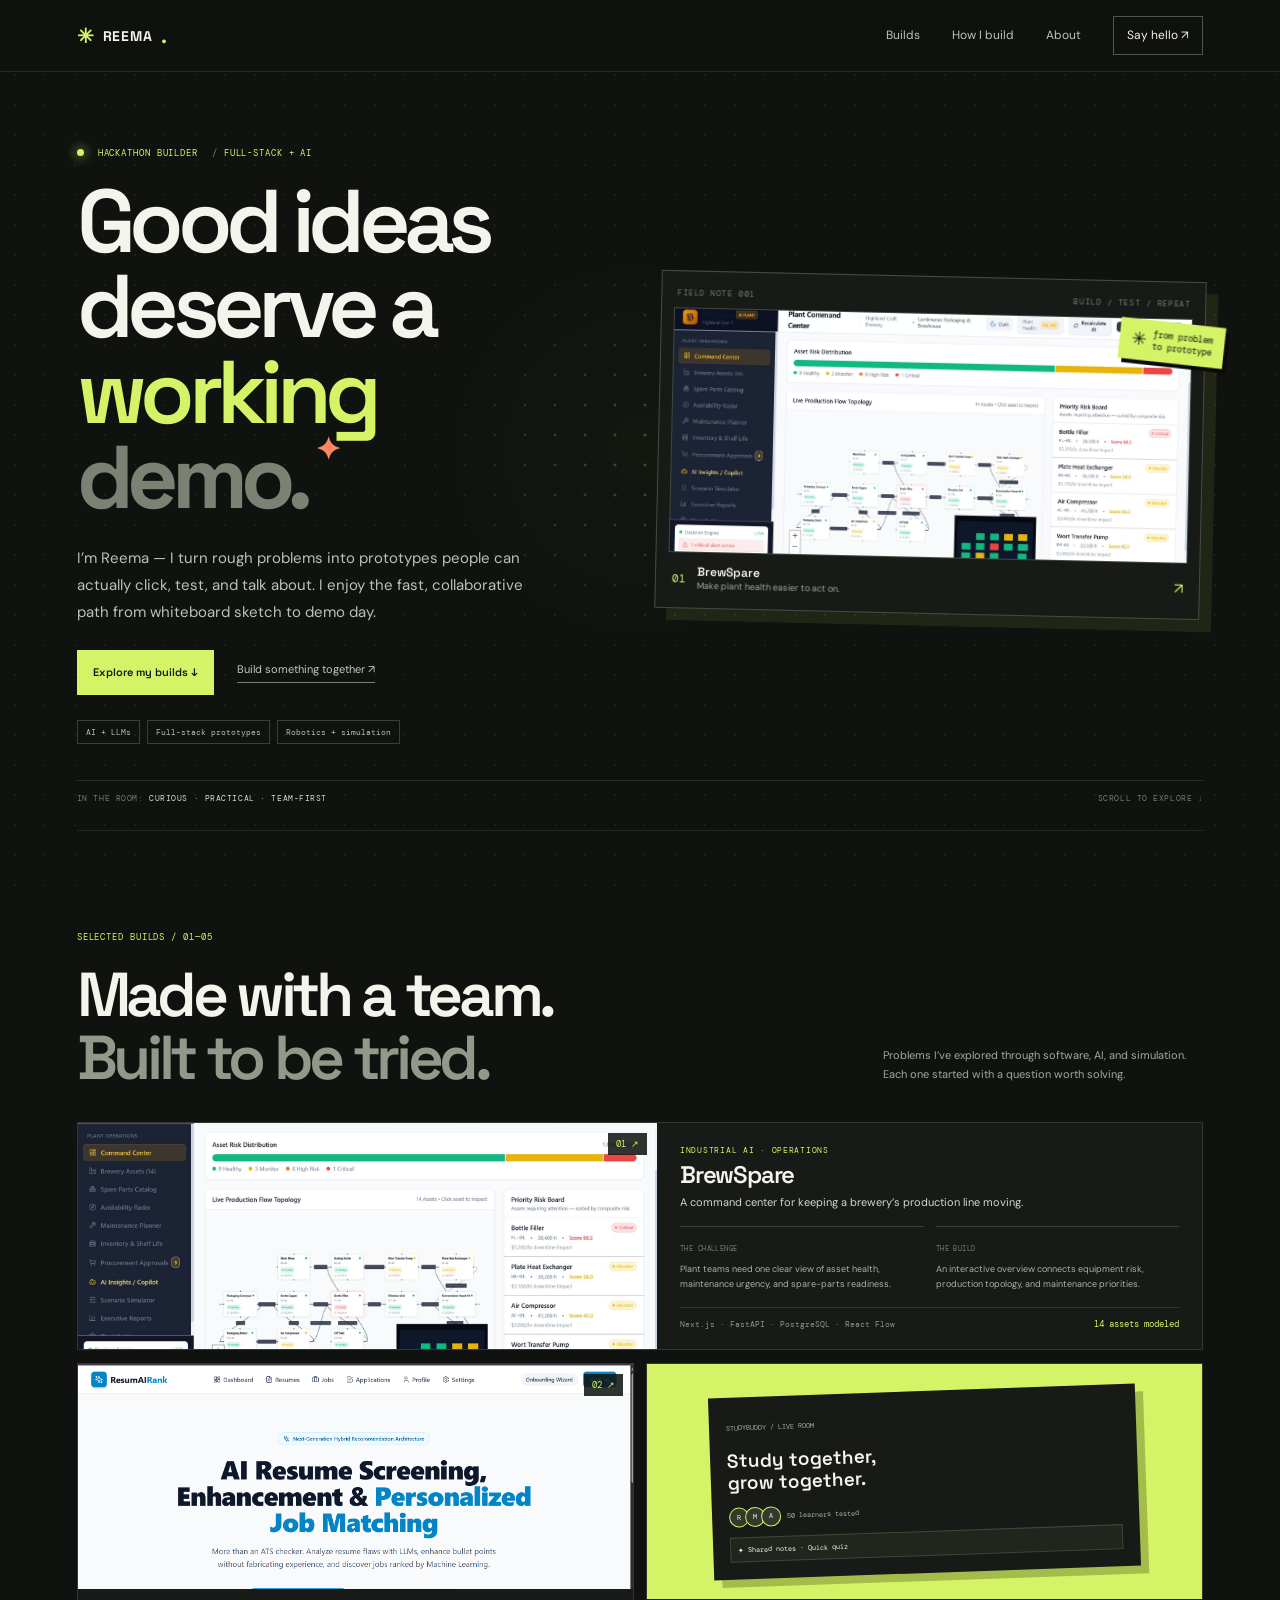
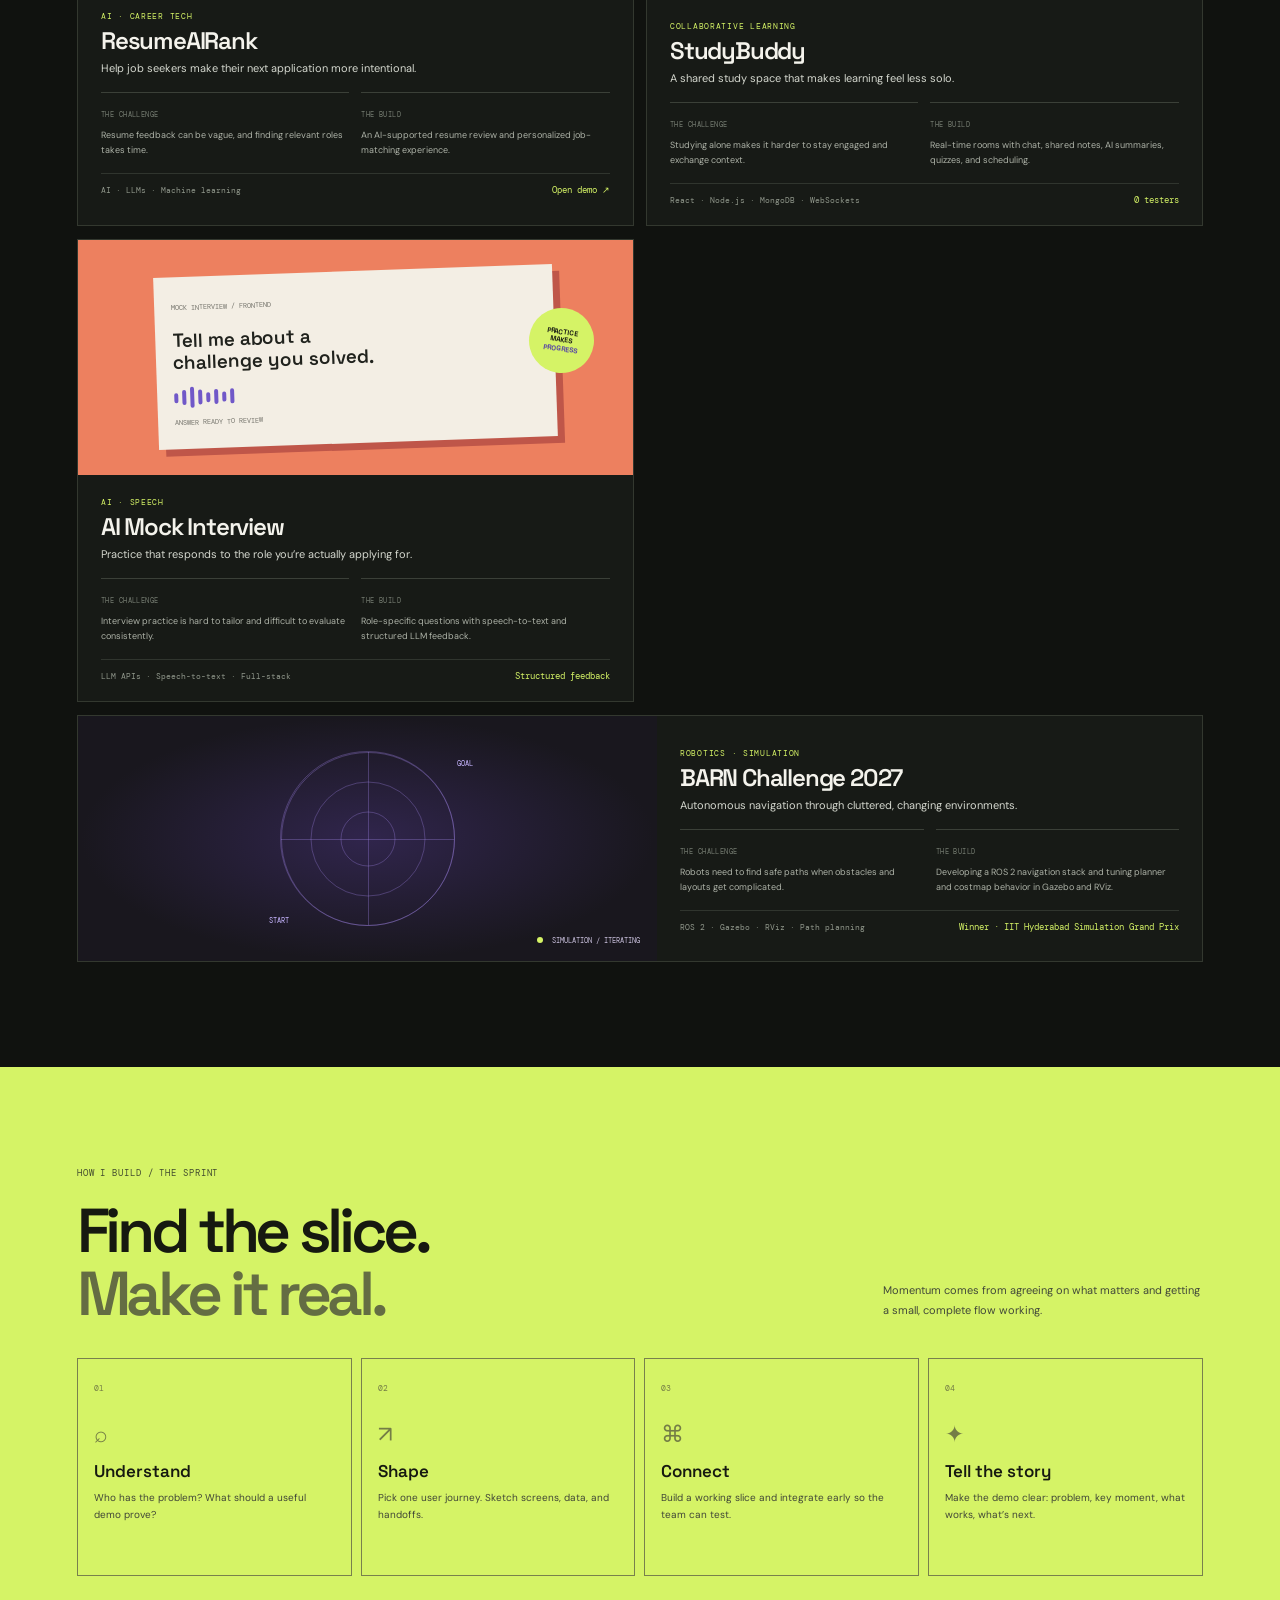
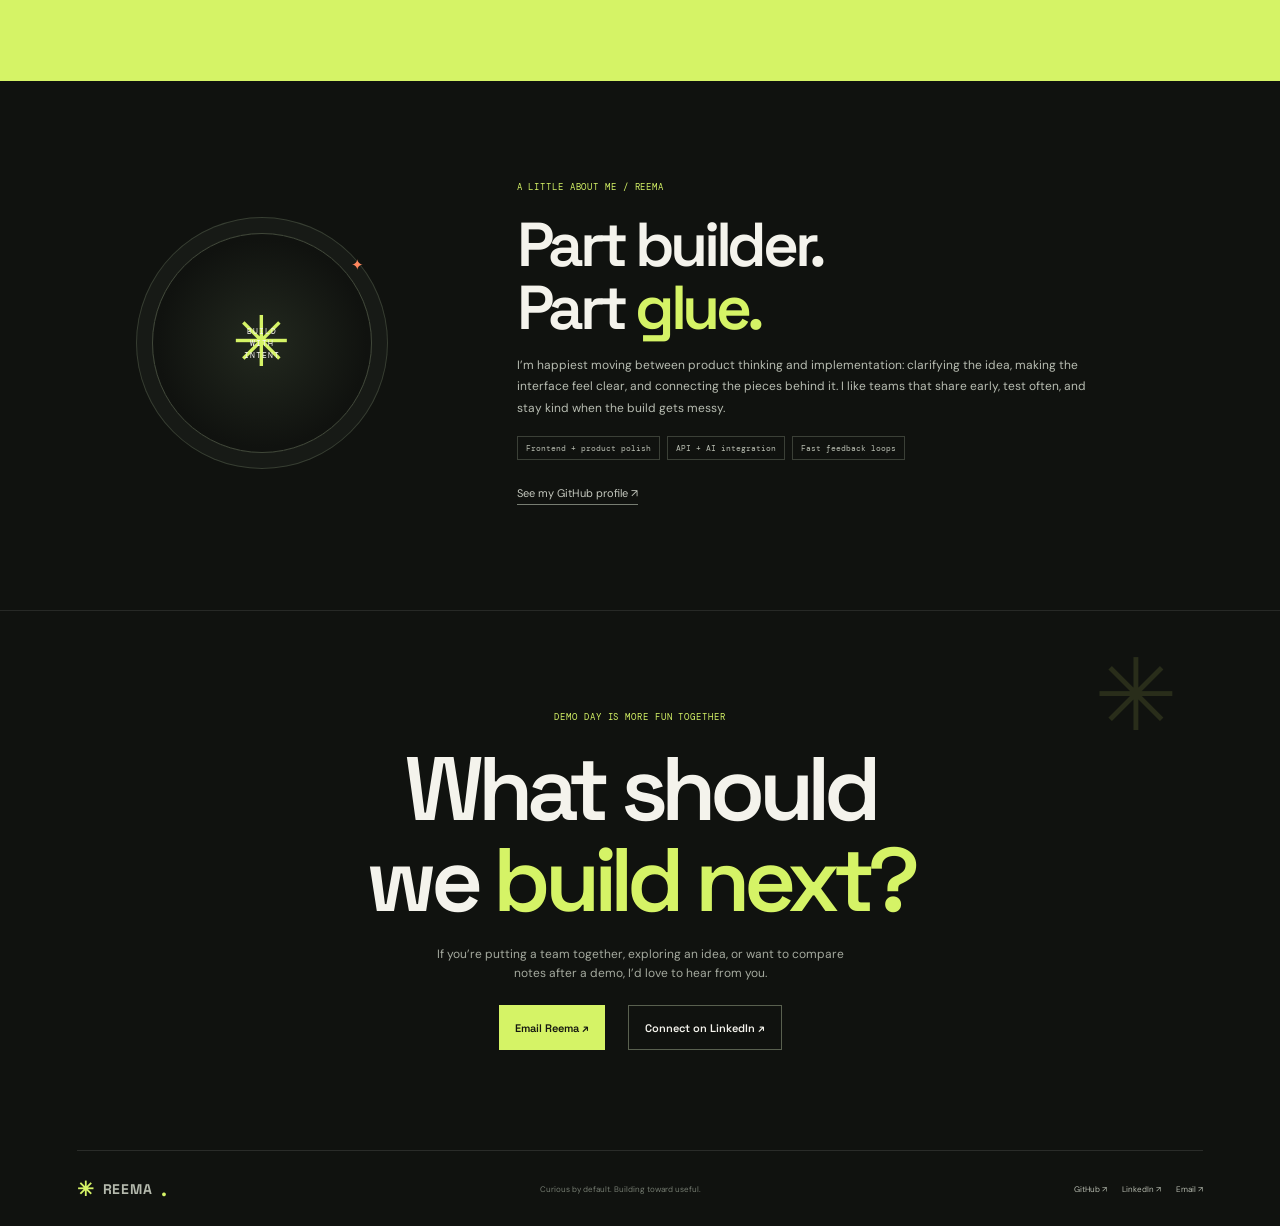
<file: index.html>
<!doctype html>
<html lang="en"><head>
<meta charset="utf-8"><meta name="viewport" content="width=device-width,initial-scale=1"><meta name="theme-color" content="#10120f">
<title>Reema Sree Harshini — Hackathon Builder</title>
<meta name="description" content="Reema Sree Harshini builds thoughtful AI, full-stack, and robotics prototypes for hackathons and collaborative teams.">
<meta property="og:type" content="website"><meta property="og:title" content="Reema Sree Harshini — Hackathon Builder"><meta property="og:description" content="Ideas to demos, side by side. Explore projects in AI, full-stack development, and robotics."><meta property="og:image" content="assets/brewspare-preview.jpg"><meta name="twitter:card" content="summary_large_image">
<link rel="icon" href="assets/favicon.svg" type="image/svg+xml"><link rel="preconnect" href="https://fonts.googleapis.com"><link rel="preconnect" href="https://fonts.gstatic.com" crossorigin><link href="https://fonts.googleapis.com/css2?family=DM+Mono:wght@400;500&family=DM+Sans:wght@400;500;600;700&family=Space+Grotesk:wght@400;500;600;700&display=swap" rel="stylesheet"><link rel="stylesheet" href="styles.css">
<script type="application/ld+json">{"@context":"https://schema.org","@type":"Person","name":"Reema Sree Harshini","email":"mailto:reemasree1612@gmail.com","sameAs":["https://github.com/reema-sree","https://www.linkedin.com/in/reema-sree-harshini-47b249331"]}</script>
</head><body>
<div class="pointer-field" aria-hidden="true"></div><a class="skip" href="#main">Skip to content</a>
<header class="topbar"><a class="logo" href="#top"><span aria-hidden="true">✳</span> REEMA<span class="lime">.</span></a><button class="menu" aria-label="Open navigation" aria-expanded="false" aria-controls="nav"><i></i><i></i></button><nav id="nav" class="nav" aria-label="Main navigation"><a href="#builds">Builds</a><a href="#sprint">How I build</a><a href="#about">About</a><a class="nav-cta" href="#connect">Say hello ↗</a></nav></header>
<main id="main">
<section class="hero wrap" id="top"><div class="hero-copy"><p class="eyebrow"><i></i> HACKATHON BUILDER <span>/</span> FULL-STACK + AI</p><h1><span class="hero-word" style="--word:0">Good</span> <span class="hero-word" style="--word:1">ideas</span><br><span class="hero-word" style="--word:2">deserve</span> <span class="hero-word" style="--word:3">a</span> <em><span class="hero-word" style="--word:4">working</span></em><br><b><span class="hero-word" style="--word:5">demo.</span></b><sup aria-hidden="true">✦</sup></h1><p class="intro">I’m Reema — I turn rough problems into prototypes people can actually click, test, and talk about. I enjoy the fast, collaborative path from whiteboard sketch to demo day.</p><div class="actions"><a class="button primary" href="#builds">Explore my builds ↓</a><a class="text-link" href="#connect">Build something together ↗</a></div><div class="tags"><span>AI + LLMs</span><span>Full-stack prototypes</span><span>Robotics + simulation</span></div></div>
<div class="hero-art"><div class="art-meta"><span>FIELD NOTE 001</span><span>BUILD / TEST / REPEAT</span></div><img src="assets/brewspare-preview.jpg" alt="BrewSpare plant dashboard showing asset risks and production flow" fetchpriority="high"><div class="caption"><b>01</b><span><strong>BrewSpare</strong><small>Make plant health easier to act on.</small></span><i aria-hidden="true">↗</i></div><div class="sticker"><span aria-hidden="true">✳</span> from problem<br>to prototype</div></div><div class="hero-foot"><span>IN THE ROOM: <b>CURIOUS · PRACTICAL · TEAM-FIRST</b></span><span aria-hidden="true">SCROLL TO EXPLORE ↓</span></div></section>
<section class="section wrap builds" id="builds"><div class="section-head reveal"><div><p class="eyebrow">SELECTED BUILDS / 01—05</p><h2>Made with a team.<br><em>Built to be tried.</em></h2></div><p class="section-note">Problems I’ve explored through software, AI, and simulation. Each one started with a question worth solving.</p></div>
<div class="grid">
<article class="project feature reveal"><a class="project-image" href="assets/brewspare-preview.jpg" target="_blank" rel="noreferrer" aria-label="Open BrewSpare dashboard screenshot"><img src="assets/brewspare-preview.jpg" alt="Plant Command Center with asset risk distribution, production flow topology, and priority risk board" loading="lazy" decoding="async"><span>01 ↗</span></a><div class="project-copy"><p class="kicker">INDUSTRIAL AI · OPERATIONS</p><h3>BrewSpare</h3><p class="lede">A command center for keeping a brewery’s production line moving.</p><div class="facts"><div><b>THE CHALLENGE</b><p>Plant teams need one clear view of asset health, maintenance urgency, and spare-parts readiness.</p></div><div><b>THE BUILD</b><p>An interactive overview connects equipment risk, production topology, and maintenance priorities.</p></div></div><footer><span>Next.js · FastAPI · PostgreSQL · React Flow</span><strong><span class="counter" data-count="14">0</span> assets modeled</strong></footer></div></article>
<article class="project reveal"><a class="project-image resume-image" href="assets/resumeairank-preview.png" target="_blank" rel="noreferrer" aria-label="Open ResumeAIRank screenshot"><img src="assets/resumeairank-preview.png" alt="ResumeAIRank homepage for resume feedback and personalized job matching" loading="lazy" decoding="async"><span>02 ↗</span></a><div class="project-copy"><p class="kicker">AI · CAREER TECH</p><h3>ResumeAIRank</h3><p class="lede">Help job seekers make their next application more intentional.</p><div class="facts"><div><b>THE CHALLENGE</b><p>Resume feedback can be vague, and finding relevant roles takes time.</p></div><div><b>THE BUILD</b><p>An AI-supported resume review and personalized job-matching experience.</p></div></div><footer><span>AI · LLMs · Machine learning</span><a href="https://frontend-nv2gkfboi-reema-sree-s-projects.vercel.app/" target="_blank" rel="noreferrer">Open demo ↗</a></footer></div></article>
<article class="project reveal"><div class="visual study" aria-hidden="true"><div class="mock"><small>STUDYBUDDY / LIVE ROOM</small><h4>Study together,<br>grow together.</h4><div class="avatars"><i>R</i><i>M</i><i>A</i><span>50 learners tested</span></div><aside>✦ Shared notes · Quick quiz</aside></div></div><div class="project-copy"><p class="kicker">COLLABORATIVE LEARNING</p><h3>StudyBuddy</h3><p class="lede">A shared study space that makes learning feel less solo.</p><div class="facts"><div><b>THE CHALLENGE</b><p>Studying alone makes it harder to stay engaged and exchange context.</p></div><div><b>THE BUILD</b><p>Real-time rooms with chat, shared notes, AI summaries, quizzes, and scheduling.</p></div></div><footer><span>React · Node.js · MongoDB · WebSockets</span><strong><span class="counter" data-count="50">0</span> testers</strong></footer></div></article>
<article class="project reveal"><div class="visual interview" aria-hidden="true"><div class="mock"><small>MOCK INTERVIEW / FRONTEND</small><h4>Tell me about a<br>challenge you solved.</h4><div class="wave"><i></i><i></i><i></i><i></i><i></i><i></i><i></i><i></i></div><small>ANSWER READY TO REVIEW</small></div><span class="stamp">PRACTICE<br>MAKES<br><b>PROGRESS</b></span></div><div class="project-copy"><p class="kicker">AI · SPEECH</p><h3>AI Mock Interview</h3><p class="lede">Practice that responds to the role you’re actually applying for.</p><div class="facts"><div><b>THE CHALLENGE</b><p>Interview practice is hard to tailor and difficult to evaluate consistently.</p></div><div><b>THE BUILD</b><p>Role-specific questions with speech-to-text and structured LLM feedback.</p></div></div><footer><span>LLM APIs · Speech-to-text · Full-stack</span><strong>Structured feedback</strong></footer></div></article>
<article class="project wide reveal"><div class="visual barn" aria-hidden="true"><div class="radar"><i></i><i></i><i></i><b>START</b><span>GOAL</span></div><label><i></i> SIMULATION / ITERATING</label></div><div class="project-copy"><p class="kicker">ROBOTICS · SIMULATION</p><h3>BARN Challenge 2027</h3><p class="lede">Autonomous navigation through cluttered, changing environments.</p><div class="facts"><div><b>THE CHALLENGE</b><p>Robots need to find safe paths when obstacles and layouts get complicated.</p></div><div><b>THE BUILD</b><p>Developing a ROS 2 navigation stack and tuning planner and costmap behavior in Gazebo and RViz.</p></div></div><footer><span>ROS 2 · Gazebo · RViz · Path planning</span><strong>Winner · IIT Hyderabad Simulation Grand Prix</strong></footer></div></article>
</div></section>
<section class="section sprint" id="sprint"><div class="wrap"><div class="section-head reveal"><div><p class="eyebrow">HOW I BUILD / THE SPRINT</p><h2>Find the slice.<br><em>Make it real.</em></h2></div><p class="section-note">Momentum comes from agreeing on what matters and getting a small, complete flow working.</p></div><ol class="steps"><li class="reveal"><b>01</b><i>⌕</i><h3>Understand</h3><p>Who has the problem? What should a useful demo prove?</p></li><li class="reveal"><b>02</b><i>↗</i><h3>Shape</h3><p>Pick one user journey. Sketch screens, data, and handoffs.</p></li><li class="reveal"><b>03</b><i>⌘</i><h3>Connect</h3><p>Build a working slice and integrate early so the team can test.</p></li><li class="reveal"><b>04</b><i>✦</i><h3>Tell the story</h3><p>Make the demo clear: problem, key moment, what works, what’s next.</p></li></ol></div></section>
<section class="section wrap about" id="about"><div class="seal reveal" aria-hidden="true"><span>✳</span><b>BUILD<br>WITH<br>INTENT</b><i>✦</i></div><div class="about-copy reveal"><p class="eyebrow">A LITTLE ABOUT ME / REEMA</p><h2>Part builder.<br>Part <em>glue.</em></h2><p>I’m happiest moving between product thinking and implementation: clarifying the idea, making the interface feel clear, and connecting the pieces behind it. I like teams that share early, test often, and stay kind when the build gets messy.</p><div class="tags"><span>Frontend + product polish</span><span>API + AI integration</span><span>Fast feedback loops</span></div><a class="text-link" href="https://github.com/reema-sree" target="_blank" rel="noreferrer">See my GitHub profile ↗</a></div></section>
<section class="connect" id="connect"><div class="orbit" aria-hidden="true">✳</div><p class="eyebrow reveal">DEMO DAY IS MORE FUN TOGETHER</p><h2 class="reveal">What should<br>we <em>build next?</em></h2><p class="reveal">If you’re putting a team together, exploring an idea, or want to compare notes after a demo, I’d love to hear from you.</p><div class="actions reveal"><a class="button primary" href="mailto:reemasree1612@gmail.com?subject=Let%27s%20build%20at%20a%20hackathon">Email Reema ↗</a><a class="button outline" href="https://www.linkedin.com/in/reema-sree-harshini-47b249331/" target="_blank" rel="noreferrer">Connect on LinkedIn ↗</a></div></section>
</main><footer class="footer wrap"><a class="logo" href="#top"><span aria-hidden="true">✳</span> REEMA<span class="lime">.</span></a><span>Curious by default. Building toward useful.</span><div><a href="https://github.com/reema-sree" target="_blank" rel="noreferrer">GitHub ↗</a><a href="https://www.linkedin.com/in/reema-sree-harshini-47b249331/" target="_blank" rel="noreferrer">LinkedIn ↗</a><a href="mailto:reemasree1612@gmail.com">Email ↗</a></div></footer><div class="custom-cursor" aria-hidden="true"><span class="cursor-dot"></span><span class="cursor-ring"><span>VIEW</span></span></div><script src="script.js" defer></script></body></html>
</file>
<file: styles.css>
:root{--bg:#10120f;--panel:#171a16;--ink:#f4f3ec;--muted:#a4a99e;--dim:#747b70;--line:#33382f;--lime:#d5f366;--orange:#ff875e;--mono:"DM Mono",monospace;--display:"Space Grotesk",sans-serif;--body:"DM Sans",sans-serif;--ease:cubic-bezier(.2,.75,.25,1)}*{box-sizing:border-box}html{scroll-behavior:smooth;scroll-padding-top:80px}body{margin:0;background:var(--bg);color:var(--ink);font:15px/1.55 var(--body);overflow-x:hidden}a{color:inherit}a:focus-visible,button:focus-visible{outline:2px solid var(--lime);outline-offset:4px}.skip{position:fixed;top:8px;left:8px;z-index:99;background:var(--lime);color:#111;padding:10px;transform:translateY(-140%)}.skip:focus{transform:none}.wrap{width:min(1160px,88vw);margin:auto}.topbar{height:72px;padding:0 6vw;display:flex;justify-content:space-between;align-items:center;border-bottom:1px solid #ffffff18;position:sticky;top:0;z-index:10;background:#10120fe8;backdrop-filter:blur(12px)}.logo{text-decoration:none;font:700 14px var(--display);letter-spacing:.06em;display:flex;gap:8px;align-items:center}.logo>span:first-child,.lime{color:var(--lime);font-size:20px}.nav{display:flex;align-items:center;gap:32px}.nav a{text-decoration:none;color:#bec3b7;font-size:12px}.nav a:hover,.footer a:hover{color:var(--lime)}.nav .nav-cta{border:1px solid #50564a;padding:9px 13px;color:var(--ink)}.menu{display:none}
.hero{min-height:650px;padding-top:75px;padding-bottom:27px;display:grid;grid-template-columns:1fr 1fr;gap:36px;align-items:center;position:relative}.hero-copy{z-index:1}.eyebrow{font:9px var(--mono);letter-spacing:.1em;color:var(--lime);margin:0 0 20px}.eyebrow>i{display:inline-block;width:7px;height:7px;border-radius:50%;background:var(--lime);box-shadow:0 0 12px var(--lime);margin-right:8px}.eyebrow span{color:var(--dim);margin-left:8px}.hero h1{font:600 clamp(54px,7vw,89px)/.96 var(--display);letter-spacing:-.075em;margin:0}.hero h1 em{font-style:normal;color:var(--lime)}.hero h1>b{color:#7b8274}.hero h1 sup{color:var(--orange);font-size:.35em;vertical-align:top;margin-left:8px}.intro{max-width:480px;color:#bdc1b7;line-height:1.8;font-size:15px;margin:24px 0}.actions{display:flex;gap:23px;align-items:center;flex-wrap:wrap}.button{min-height:45px;padding:0 16px;display:inline-flex;align-items:center;gap:15px;text-decoration:none;font:600 11px var(--display);transition:transform .2s var(--ease),background .2s,border-color .2s}.button:hover{transform:translateY(-3px)}.primary{background:var(--lime);color:#151710}.primary:hover{background:#e4ff8d}.outline{border:1px solid #59604f}.outline:hover{border-color:var(--lime);color:var(--lime)}.text-link{font-size:11px;color:#c5c9bf;text-decoration:none;border-bottom:1px solid #777d72;padding-bottom:4px}.text-link:hover{color:var(--lime)}.tags{display:flex;flex-wrap:wrap;gap:7px;margin-top:25px}.tags span{border:1px solid #3b4037;padding:6px 8px;color:#b8bdb1;font:8px var(--mono)}.hero-art{position:relative;background:var(--panel);padding:12px;border:1px solid #464b40;box-shadow:12px 12px 0 #d5f36615;transform:rotate(1.3deg);animation:enter .9s var(--ease) both}.art-meta{display:flex;justify-content:space-between;padding:4px 3px 10px;color:var(--dim);font:8px var(--mono);letter-spacing:.07em}.hero-art>img{display:block;width:100%;height:245px;object-fit:cover;border:1px solid #42483d}.caption{padding:11px 4px 2px;display:flex;align-items:center;gap:11px}.caption>b{font:11px var(--mono);color:var(--lime)}.caption strong,.caption small{display:block}.caption strong{font:600 12px var(--display)}.caption small{color:var(--muted);font-size:9px}.caption>i{font-style:normal;color:var(--lime);margin-left:auto}.sticker{position:absolute;right:-20px;top:40px;background:var(--lime);color:#151710;padding:9px 12px;box-shadow:4px 4px #080908;font:9px/1.3 var(--mono);transform:rotate(5deg)}.sticker span{float:left;font-size:18px;margin-right:6px}.hero-foot{grid-column:1/-1;align-self:end;border-top:1px solid #ffffff1b;padding-top:12px;display:flex;justify-content:space-between;color:var(--dim);font:8px var(--mono);letter-spacing:.07em}.hero-foot b{font-weight:400;color:#d8dbd1}
.section{padding:100px 0 105px}.builds{border-top:1px solid #ffffff18}.section-head{display:flex;justify-content:space-between;align-items:end;gap:30px;margin-bottom:33px}.section-head h2,.about h2,.connect h2{font:600 clamp(42px,5vw,62px)/1.02 var(--display);letter-spacing:-.07em;margin:0}.section-head h2 em{font-style:normal;color:#92998b}.section-note{max-width:320px;color:var(--muted);font-size:11px;line-height:1.8;margin:0 0 4px}.grid{display:grid;grid-template-columns:1fr 1fr;gap:13px}.project{background:var(--panel);border:1px solid var(--line);overflow:hidden;transition:transform .25s,border-color .25s}.project:hover{transform:translateY(-4px);border-color:#626a56}.feature,.wide{grid-column:1/-1;display:grid;grid-template-columns:1.03fr .97fr}.project-image,.visual{height:235px;position:relative;overflow:hidden;display:block}.feature .project-image{height:auto;min-height:100%;background:#121620}.project-image img{position:absolute;inset:0;width:100%;height:100%;object-fit:cover;display:block;transition:transform .4s}.project-image:hover img{transform:scale(1.025)}.project-image>span{position:absolute;right:10px;top:10px;padding:5px 8px;background:#11140fdd;color:var(--lime);font:9px var(--mono)}.resume-image{height:225px;background:#e7eff8}.resume-image img{object-position:top}.project-copy{padding:22px 23px 18px}.kicker{font:8px var(--mono);letter-spacing:.09em;color:var(--lime);margin:0}.project h3{font:600 24px var(--display);letter-spacing:-.05em;margin:4px 0}.lede{font-size:11px;color:#d4d7ce;margin:0 0 15px}.facts{display:grid;grid-template-columns:1fr 1fr;gap:12px}.facts>div{border-top:1px solid #3b4038;padding-top:8px}.facts b{font:7px var(--mono);letter-spacing:.06em;color:var(--dim)}.facts p{font-size:9px;line-height:1.65;color:#adb2a7;margin:4px 0 0}.project footer{border-top:1px solid #30352e;margin-top:15px;padding-top:10px;display:flex;align-items:center;justify-content:space-between;gap:10px}.project footer>span{font:8px/1.6 var(--mono);color:#90978b}.project footer strong,.project footer a{font:9px var(--mono);color:var(--lime);text-decoration:none}.project footer strong{font-weight:400}.project footer a:hover{text-decoration:underline}.visual{display:grid;place-items:center}.study{background:#d5f366}.mock{position:relative;width:77%;padding:17px;background:#171a16;color:var(--ink);box-shadow:8px 8px #a4bd4a;transform:rotate(-2deg)}.mock>small{font:7px var(--mono);color:#a2a99a}.mock h4{font:600 19px/1.15 var(--display);margin:13px 0}.avatars{display:flex;align-items:center}.avatars i{width:20px;height:20px;border-radius:50%;display:grid;place-items:center;background:#333a2d;border:1px solid var(--lime);font:7px var(--mono);font-style:normal;margin-right:-4px}.avatars span{font:7px var(--mono);color:#abb1a5;margin-left:10px}.mock aside{margin-top:10px;padding:7px;background:#20251d;border:1px solid #3e4735;font:7px var(--mono)}.interview{background:#ed805f}.interview .mock{width:72%;background:#f3eee4;color:#20221d;box-shadow:7px 7px #bf5649}.interview .mock>small{color:#77766e}.wave{display:flex;gap:4px;align-items:center;height:22px}.wave i{width:4px;height:45%;background:#7058c8;border-radius:3px}.wave i:nth-child(3n){height:95%}.wave i:nth-child(2n){height:68%}.stamp{position:absolute;right:7%;top:29%;width:65px;height:65px;border-radius:50%;background:var(--lime);color:#1b1e16;display:grid;place-content:center;text-align:center;font:700 7px/1.2 var(--display);transform:rotate(8deg)}.stamp b{color:#5744a5}.barn{min-height:245px;background:radial-gradient(ellipse,#30254c,#19171e 70%)}.radar{width:175px;height:175px;border:1px solid #a98af04f;border-radius:50%;position:relative}.radar:before,.radar:after{content:"";position:absolute;background:#a98af04f}.radar:before{height:1px;left:0;right:0;top:50%}.radar:after{width:1px;top:0;bottom:0;left:50%}.radar i{position:absolute;border:1px solid #a98af04f;border-radius:50%;left:50%;top:50%;transform:translate(-50%,-50%)}.radar i:nth-child(1){width:55px;height:55px}.radar i:nth-child(2){width:115px;height:115px}.radar i:nth-child(3){width:174px;height:174px}.radar:after{z-index:1}.radar:before{z-index:1}.radar>b,.radar>span{position:absolute;font:7px var(--mono);color:#c7b5ff}.radar>b{left:-12px;bottom:0;font-weight:400}.radar>span{right:-19px;top:7px}.barn>label{position:absolute;bottom:16px;right:17px;font:7px var(--mono);color:#c8bfdb}.barn>label i{display:inline-block;width:6px;height:6px;border-radius:50%;background:var(--lime);margin-right:5px}.wide .project-copy{align-self:center}
.sprint{background:var(--lime);color:#161910}.sprint .eyebrow{color:#434c2f}.sprint .section-note{color:#42483a}.sprint .section-head h2 em{color:#646d43}.steps{padding:0;margin:0;list-style:none;display:grid;grid-template-columns:repeat(4,1fr);gap:9px}.steps li{min-height:218px;border:1px solid #78804d;padding:16px;transition:transform .2s}.steps li:hover{transform:translateY(-4px)}.steps li>b{font:8px var(--mono);color:#747d46}.steps li>i{display:block;font-style:normal;font-size:23px;color:#747d46;margin-top:19px}.steps h3{font:600 17px var(--display);margin:7px 0}.steps p{font-size:10px;line-height:1.7;color:#414637;margin:0}
.about{display:grid;grid-template-columns:.7fr 1.3fr;align-items:center;gap:70px}.seal{width:220px;height:220px;justify-self:center;border:1px solid #41483a;border-radius:50%;display:grid;place-items:center;position:relative;background:radial-gradient(circle,#23291f,#10120f 68%);box-shadow:0 0 0 15px #171a16,0 0 0 16px #373e32}.seal>span{font-size:70px;color:var(--lime);animation:spin 28s linear infinite}.seal>b{position:absolute;text-align:center;font:8px/1.5 var(--mono);letter-spacing:.12em}.seal>i{position:absolute;right:7px;top:20px;color:var(--orange);font-style:normal}.about-copy h2{margin-bottom:15px}.about h2 em{color:var(--lime);font-style:normal}.about-copy>p:not(.eyebrow){max-width:580px;color:#b7bcb1;font-size:12px;line-height:1.8}.about-copy .tags{margin:17px 0 21px}.connect{text-align:center;position:relative;overflow:hidden;border-top:1px solid #ffffff19;padding:100px 6vw}.connect h2{font-size:clamp(56px,8vw,90px)}.connect h2 em{font-style:normal;color:var(--lime)}.connect>p:not(.eyebrow){max-width:430px;margin:19px auto 23px;color:var(--muted);font-size:12px}.connect .actions{justify-content:center}.orbit{position:absolute;right:8%;top:8px;color:#d5f36620;font-size:100px;animation:spin 38s linear infinite}.footer{min-height:76px;border-top:1px solid #ffffff1c;display:flex;align-items:center;justify-content:space-between;color:var(--dim);font-size:8px}.footer>div{display:flex;gap:15px}.footer a{text-decoration:none;color:#b4b9ad}.reveal{opacity:0;transform:translateY(17px);transition:opacity .6s var(--ease),transform .6s var(--ease)}.reveal.visible{opacity:1;transform:none}.grid .project:nth-child(2).reveal{transition-delay:.06s}.grid .project:nth-child(3).reveal{transition-delay:.12s}.grid .project:nth-child(4).reveal{transition-delay:.18s}.grid .project:nth-child(5).reveal{transition-delay:.23s}@keyframes enter{from{opacity:0;transform:translateY(15px) rotate(4deg)}to{opacity:1;transform:rotate(1.3deg)}}@keyframes spin{to{transform:rotate(360deg)}}
@media(max-width:900px){.hero{min-height:590px;gap:20px;padding-top:60px}.hero-art>img{height:210px}.section{padding-block:80px}.feature,.wide{grid-template-columns:1fr}.feature .project-image{min-height:270px}.about{gap:40px}.seal{transform:scale(.85)}}
@media(max-width:650px){html{scroll-padding-top:65px}.topbar{height:64px;padding-inline:6vw}.menu{display:grid;gap:5px;background:none;border:0;padding:8px}.menu i{width:21px;height:1px;background:var(--ink)}.nav{display:none;position:absolute;top:63px;left:0;right:0;flex-direction:column;align-items:stretch;gap:0;padding:12px 7vw 18px;background:#11130f;border-bottom:1px solid var(--line)}.nav.open{display:flex}.nav a{padding:11px 0}.nav .nav-cta{margin-top:7px;padding:10px}.wrap{width:88vw}.hero{display:flex;flex-direction:column;align-items:stretch;gap:23px;padding-top:55px;padding-bottom:22px}.hero h1{font-size:clamp(49px,13vw,74px)}.intro{font-size:13px;margin:18px 0}.hero-art{margin:0 7px 9px;transform:none}.hero-art>img{height:auto;aspect-ratio:1.85}.sticker{right:-9px;top:34px;font-size:8px}.hero-foot{width:100%;font-size:7px}.hero-foot span:last-child{display:none}.section{padding-block:70px}.section-head{display:block;margin-bottom:24px}.section-head h2,.about h2{font-size:43px}.section-note{margin-top:12px}.grid{grid-template-columns:1fr;gap:10px}.feature,.wide{grid-column:auto}.feature .project-image,.barn{min-height:215px}.project-copy{padding:16px}.project h3{font-size:22px}.project footer{align-items:flex-start;flex-direction:column;gap:3px}.steps{grid-template-columns:1fr 1fr;gap:7px}.steps li{min-height:190px;padding:12px}.steps h3{font-size:15px}.steps p{font-size:9px}.steps li>i{margin-top:13px}.about{grid-template-columns:1fr;gap:30px}.seal{width:175px;height:175px;transform:none}.seal>span{font-size:57px}.connect{padding-block:75px}.connect h2{font-size:57px}.connect .actions{gap:9px}.footer{display:grid;grid-template-columns:1fr auto;gap:5px;padding-block:13px}.footer>span{grid-column:1/-1;grid-row:2}.footer>div{grid-column:2;grid-row:1;gap:9px;font-size:7px}}
@media(max-width:360px){.hero h1{font-size:46px}.facts{grid-template-columns:1fr}.steps li{min-height:210px}}
@media(prefers-reduced-motion:reduce){html{scroll-behavior:auto}*,*::before,*::after{animation-duration:.01ms!important;animation-iteration-count:1!important;transition-duration:.01ms!important}.reveal{opacity:1;transform:none}}

/* Pointer interactions: enabled only for a real mouse/trackpad by script.js. */
.motion-ready .hero-word{display:inline-block}
.motion-ready .hero-word{animation:word-in .58s var(--ease) both;animation-delay:calc(var(--word,0) * 105ms)}
@keyframes word-in{from{opacity:0;transform:translateY(.34em) rotate(2deg);filter:blur(5px)}to{opacity:1;transform:translateY(0) rotate(0);filter:blur(0)}}
.nav a{position:relative}
.nav a:not(.nav-cta)::after{content:"";position:absolute;left:0;right:100%;bottom:-5px;height:1px;background:var(--lime);transition:right .25s var(--ease)}
.nav a:not(.nav-cta):hover::after,.nav a:not(.nav-cta):focus-visible::after{right:0}
.project{position:relative;transform:perspective(1100px) rotateX(var(--tilt-x,0deg)) rotateY(var(--tilt-y,0deg));transform-style:preserve-3d;transition:transform .22s var(--ease),border-color .25s;will-change:transform}
.project::before{content:"";position:absolute;inset:0;z-index:0;pointer-events:none;background:radial-gradient(360px circle at var(--spot-x,50%) var(--spot-y,50%),#d5f36616,transparent 72%);opacity:0;transition:opacity .25s}
.project>*{position:relative;z-index:1}
.project:hover{transform:perspective(1100px) rotateX(var(--tilt-x,0deg)) rotateY(var(--tilt-y,0deg));border-color:#78834e}
.project:hover::before{opacity:1}
.button{transform:translate3d(var(--mag-x,0px),var(--mag-y,0px),0);transition:transform .2s var(--ease),background .2s,border-color .2s}
.button:hover{transform:translate3d(var(--mag-x,0px),calc(var(--mag-y,0px) - 2px),0)}
.custom-cursor{display:none}
.has-custom-cursor,.has-custom-cursor a,.has-custom-cursor button{cursor:none!important}
.has-custom-cursor .custom-cursor{display:block;position:fixed;inset:0 auto auto 0;width:0;height:0;z-index:1000;pointer-events:none;--cursor-x:-100px;--cursor-y:-100px;transform:translate3d(var(--cursor-x),var(--cursor-y),0)}
.cursor-dot,.cursor-ring{position:absolute;left:0;top:0;border-radius:50%;transform:translate(-50%,-50%);display:grid;place-items:center}
.cursor-dot{width:6px;height:6px;background:var(--lime);box-shadow:0 0 13px #d5f366a8;transition:opacity .15s,transform .2s}
.cursor-ring{width:30px;height:30px;border:1px solid #d5f366a8;background:#d5f3660b;transition:width .22s var(--ease),height .22s var(--ease),background .22s,border-color .22s,transform .22s var(--ease)}
.cursor-ring span{font:8px var(--mono);letter-spacing:.08em;color:#141710;opacity:0;transform:scale(.7);transition:opacity .18s,transform .18s}
.custom-cursor.is-active .cursor-dot{transform:translate(-50%,-50%) scale(.45)}
.custom-cursor.is-active .cursor-ring{width:54px;height:54px;border-color:var(--lime);background:#d5f36626}
.custom-cursor.is-view .cursor-ring{width:72px;height:72px;background:var(--lime)}
.custom-cursor.is-view .cursor-ring span{opacity:1;transform:scale(1)}
.sticker{transform:translate3d(var(--parallax-x,0px),var(--parallax-y,0px),0) rotate(5deg);transition:transform .18s ease-out}
.orbit{transform:translate3d(var(--parallax-x,0px),var(--parallax-y,0px),0) rotate(0);transition:translate .18s ease-out}
.counter{font:inherit;color:inherit;font-variant-numeric:tabular-nums}
@keyframes spin{to{transform:translate3d(var(--parallax-x,0px),var(--parallax-y,0px),0) rotate(360deg)}}
@media(prefers-reduced-motion:reduce){.motion-ready .hero-word{opacity:1;animation:none}.has-custom-cursor,.has-custom-cursor a,.has-custom-cursor button{cursor:auto!important}.custom-cursor{display:none!important}}
.pointer-field{position:fixed;inset:0;z-index:0;pointer-events:none;background-image:radial-gradient(circle,#d5f36630 1px,transparent 1.35px);background-size:30px 30px;opacity:.34}
.pointer-field::before,.pointer-field::after{content:"";position:absolute;inset:0;pointer-events:none;opacity:0;transition:opacity .3s ease}
.pointer-field::before{background-image:radial-gradient(circle,#d5f366bd 1.2px,transparent 1.8px);background-size:30px 30px;mask-image:radial-gradient(circle 190px at var(--pointer-x,50%) var(--pointer-y,50%),#000 0%,transparent 100%);-webkit-mask-image:radial-gradient(circle 190px at var(--pointer-x,50%) var(--pointer-y,50%),#000 0%,transparent 100%)}
.pointer-field::after{background:radial-gradient(circle 250px at var(--pointer-x,50%) var(--pointer-y,50%),#d5f36614 0%,transparent 100%)}
body.has-custom-cursor>.pointer-field::before,body.has-custom-cursor>.pointer-field::after{opacity:1}
body>header,body>main,body>footer{position:relative;z-index:1}
@media(prefers-reduced-motion:reduce){.pointer-field::before,.pointer-field::after{transition:none}}
</file>
